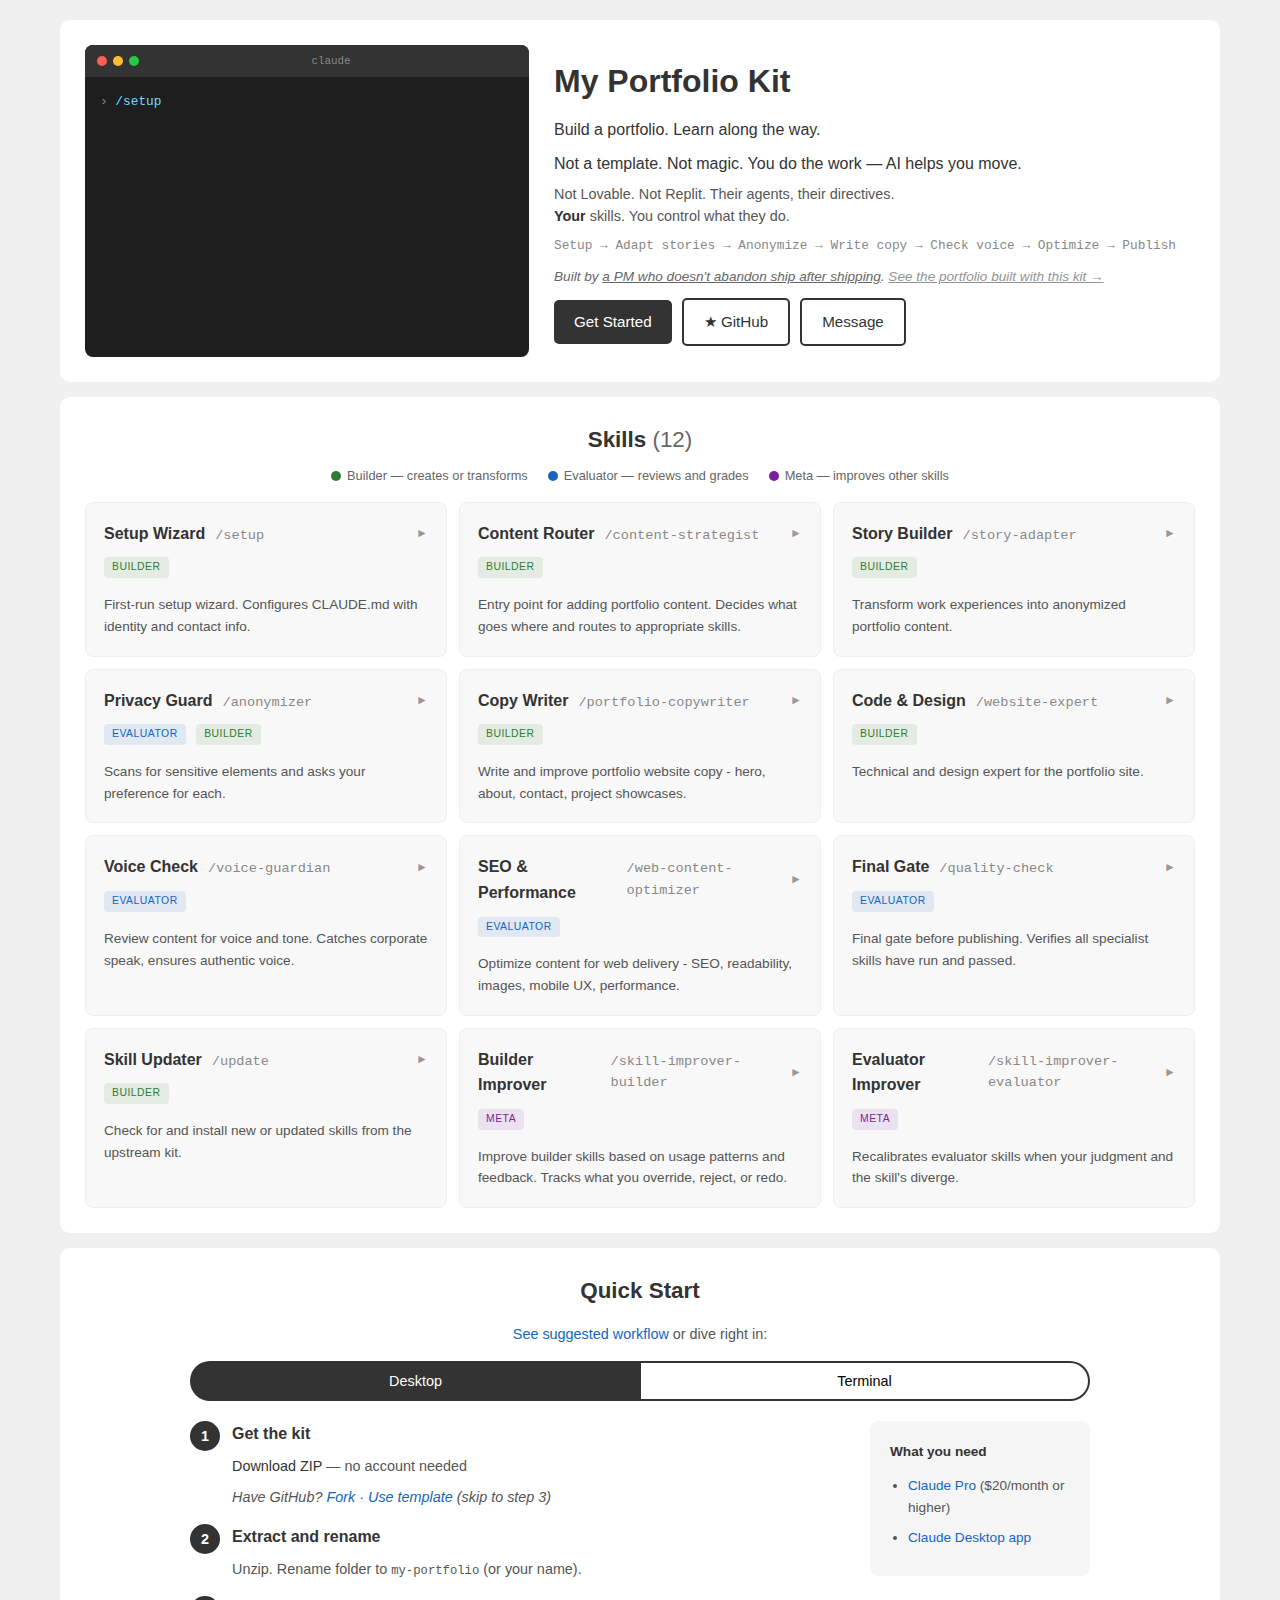
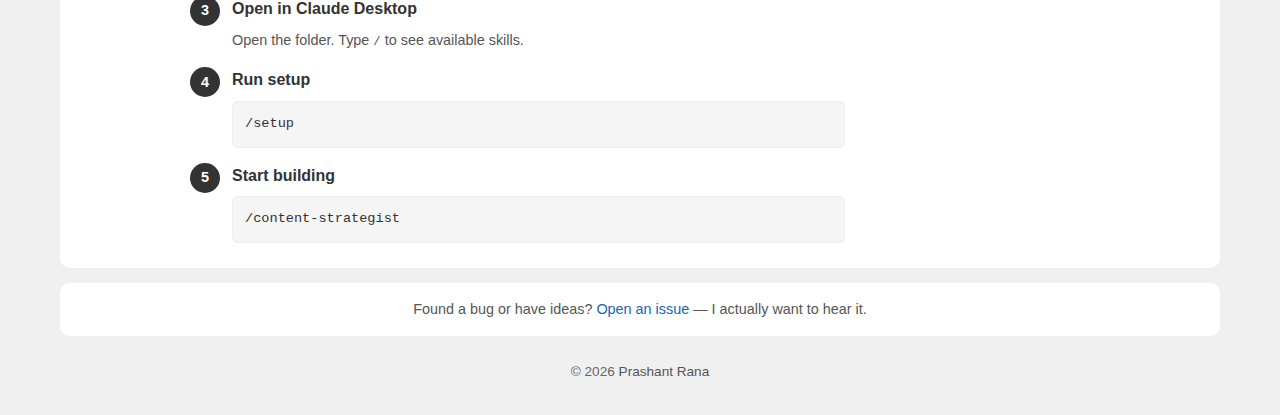
<file: index.html>
<!DOCTYPE html>
<html lang="en">
<head>
    <!-- Google tag (gtag.js) - hostname check blocks spam/ghost traffic -->
    <script>
      var defined_hostnames = ['prpmdev.github.io', 'localhost'];
      if (defined_hostnames.some(function(h) { return location.hostname.indexOf(h) > -1; })) {
        var s = document.createElement('script');
        s.async = true;
        s.src = 'https://www.googletagmanager.com/gtag/js?id=G-VS1PHJX1YL';
        document.head.appendChild(s);
        window.dataLayer = window.dataLayer || [];
        function gtag(){dataLayer.push(arguments);}
        gtag('js', new Date());
        gtag('config', 'G-VS1PHJX1YL');
      }
    </script>
    <meta charset="UTF-8">
    <meta name="viewport" content="width=device-width, initial-scale=1.0">
    <title>My Portfolio Kit - Learn to Build with AI</title>
    <meta name="description" content="Learn to build with AI. Ship a portfolio along the way. Not a template. Not magic. You do the work — AI helps you move.">

    <!-- Open Graph / Social Sharing -->
    <meta property="og:type" content="website">
    <meta property="og:title" content="My Portfolio Kit">
    <meta property="og:description" content="Your story is more than a bullet point. Tell it your way.">
    <meta property="og:url" content="https://prpmdev.github.io/my-portfolio-kit/">
    <meta property="og:image" content="https://prpmdev.github.io/my-portfolio-kit/og-image.png">

    <!-- Twitter Card -->
    <meta name="twitter:card" content="summary_large_image">
    <meta name="twitter:title" content="My Portfolio Kit">
    <meta name="twitter:description" content="Your story is more than a bullet point. Tell it your way.">
    <meta name="twitter:image" content="https://prpmdev.github.io/my-portfolio-kit/og-image.png">

    <link rel="stylesheet" href="landing.css">
    <link rel="icon" href="favicon.svg" type="image/svg+xml">
</head>
<body>
    <main>
        <!-- Hero Section -->
        <section class="hero">
            <!-- Terminal Demo (left side) -->
            <div class="hero-media">
                <div class="terminal-demo">
                    <div class="terminal-header">
                        <span class="terminal-dot red"></span>
                        <span class="terminal-dot yellow"></span>
                        <span class="terminal-dot green"></span>
                        <span class="terminal-title">claude</span>
                    </div>
                    <div class="terminal-body" id="terminal-content">
                        <!-- Populated by JS -->
                    </div>
                </div>
            </div>

            <!-- Content (right side) -->
            <div class="hero-content">
                <h1>My Portfolio Kit</h1>
                <p>Build a portfolio. Learn along the way.</p>
                <p>Not a template. Not magic. You do the work — AI helps you move.</p>

                <p class="hero-pitch">Not Lovable. Not Replit. Their agents, their directives.<br>
                <em>Your</em> skills. You control what they do.</p>

                <p class="hero-flow">Setup → Adapt stories → Anonymize → Write copy → Check voice → Optimize → Publish</p>

                <p class="hero-branding">Built by <a href="https://prpmdev.github.io/prashant-rana/">a PM who doesn't abandon ship after shipping</a>. <a href="https://prpmdev.github.io/prashant-rana/" style="opacity:0.7;">See the portfolio built with this kit →</a></p>

                <div class="cta-buttons">
                    <a href="#quick-start" class="btn btn-primary" onclick="gtag('event', 'click', {event_category: 'CTA', event_label: 'Get Started'})">Get Started</a>
                    <a href="https://github.com/prpmdev/my-portfolio-kit" class="btn btn-secondary" target="_blank" rel="noopener noreferrer" onclick="gtag('event', 'click', {event_category: 'CTA', event_label: 'Star on GitHub'})">★ GitHub</a>
                    <a href="https://www.linkedin.com/in/prashant-rana/" class="btn btn-secondary" target="_blank" rel="noopener noreferrer" onclick="gtag('event', 'click', {event_category: 'CTA', event_label: 'LinkedIn'})">Message</a>
                </div>
            </div>
        </section>

        <!-- Skills Catalog -->
        <section id="skills" class="skills">
            <h2>Skills <span id="skill-count"></span></h2>
            <div class="skills-legend">
                <a href="#builder" class="legend-item"><span class="legend-dot builder"></span> Builder — creates or transforms</a>
                <a href="#evaluator" class="legend-item"><span class="legend-dot evaluator"></span> Evaluator — reviews and grades</a>
                <a href="#meta" class="legend-item"><span class="legend-dot meta"></span> Meta — improves other skills</a>
                <a href="#" class="legend-item legend-show-all" style="display:none">Show all</a>
            </div>
            <div id="skills-grid" class="skills-grid">
                <!-- Populated by JavaScript -->
            </div>
        </section>

        <!-- Quick Start -->
        <section id="quick-start" class="quick-start">
            <h2>Quick Start</h2>
            <p class="quick-start-intro"><a href="#" class="workflow-link" onclick="showWorkflow(); return false;">See suggested workflow</a> or dive right in:</p>

            <!-- Setup Tabs - Full Width -->
            <div class="setup-tabs">
                <button class="setup-tab active" onclick="switchSetupTab('desktop', this)">Desktop</button>
                <button class="setup-tab" onclick="switchSetupTab('terminal', this)">Terminal</button>
            </div>

            <!-- Two Column Layout: Steps + Prerequisites -->
            <div class="quick-start-layout">
                <!-- Steps (left side) -->
                <div class="quick-start-steps">
                    <!-- Desktop Steps (default) -->
                    <div id="setup-desktop" class="setup-content active">
                        <div class="steps">
                            <div class="step">
                                <span class="step-number">1</span>
                                <div class="step-content">
                                    <h3>Get the kit</h3>
                                    <p><a href="https://github.com/prpmdev/my-portfolio-kit/archive/refs/heads/main.zip" target="_blank" rel="noopener noreferrer">Download ZIP</a> — no account needed</p>
                                    <p class="step-alt">Have GitHub? <a href="https://github.com/prpmdev/my-portfolio-kit/fork" target="_blank" rel="noopener noreferrer">Fork</a> · <a href="https://github.com/prpmdev/my-portfolio-kit/generate" target="_blank" rel="noopener noreferrer">Use template</a> (skip to step 3)</p>
                                </div>
                            </div>
                            <div class="step">
                                <span class="step-number">2</span>
                                <div class="step-content">
                                    <h3>Extract and rename</h3>
                                    <p>Unzip. Rename folder to <code>my-portfolio</code> (or your name).</p>
                                </div>
                            </div>
                            <div class="step">
                                <span class="step-number">3</span>
                                <div class="step-content">
                                    <h3>Open in Claude Desktop</h3>
                                    <p>Open the folder. Type <code>/</code> to see available skills.</p>
                                </div>
                            </div>
                            <div class="step">
                                <span class="step-number">4</span>
                                <div class="step-content">
                                    <h3>Run setup</h3>
                                    <pre><code>/setup</code></pre>
                                </div>
                            </div>
                            <div class="step">
                                <span class="step-number">5</span>
                                <div class="step-content">
                                    <h3>Start building</h3>
                                    <pre><code>/content-strategist</code></pre>
                                </div>
                            </div>
                        </div>
                    </div>

                    <!-- Terminal Steps -->
                    <div id="setup-terminal" class="setup-content">
                        <div class="steps">
                            <div class="step">
                                <span class="step-number">1</span>
                                <div class="step-content">
                                    <h3>Get the kit</h3>
                                    <pre><code>git clone https://github.com/prpmdev/my-portfolio-kit.git my-portfolio
cd my-portfolio</code></pre>
                                    <p class="step-alt">Or: <a href="https://github.com/prpmdev/my-portfolio-kit/fork" target="_blank" rel="noopener noreferrer">Fork</a> · <a href="https://github.com/prpmdev/my-portfolio-kit/generate" target="_blank" rel="noopener noreferrer">Use template</a> — then clone your copy</p>
                                </div>
                            </div>
                            <div class="step">
                                <span class="step-number">2</span>
                                <div class="step-content">
                                    <h3>Run setup</h3>
                                    <pre><code>claude
/setup</code></pre>
                                </div>
                            </div>
                            <div class="step">
                                <span class="step-number">3</span>
                                <div class="step-content">
                                    <h3>Start building</h3>
                                    <pre><code>/content-strategist</code></pre>
                                </div>
                            </div>
                        </div>
                    </div>
                </div>

                <!-- Prerequisites (right side) -->
                <aside class="prerequisites">
                    <p><strong>What you need</strong></p>
                    <ul>
                        <li><a href="https://claude.ai/pricing" target="_blank" rel="noopener noreferrer">Claude Pro</a> ($20/month or higher)</li>
                        <li id="prereq-install"><a href="https://claude.ai/download" target="_blank" rel="noopener noreferrer">Claude Desktop app</a></li>
                    </ul>
                </aside>
            </div>
        </section>

        <!-- Feedback Section -->
        <section id="feedback" class="feedback-section">
            <p>Found a bug or have ideas? <a href="https://github.com/prpmdev/my-portfolio-kit/issues" target="_blank" rel="noopener noreferrer" onclick="gtag('event', 'click', {event_category: 'Feedback', event_label: 'GitHub Issues'})">Open an issue</a> — I actually want to hear it.</p>
        </section>

        <!-- Footer -->
        <footer>
            <p class="footer-copyright">&copy; <span id="year"></span> <a href="https://prpmdev.github.io/prashant-rana/">Prashant Rana</a></p>
        </footer>
    </main>

    <script src="landing.js"></script>

    <!-- Workflow Modal -->
    <div id="workflow-modal" class="modal" onclick="closeWorkflow(event)">
        <div class="modal-content" onclick="event.stopPropagation()">
            <button class="modal-close" onclick="closeWorkflow()">&times;</button>
            <h3>Suggested Workflow</h3>
            <p class="modal-subtitle">First portfolio? Follow this path.</p>
            <div class="workflow-diagram">
                <div class="workflow-step">
                    <div class="workflow-box builder">/setup</div>
                    <span class="workflow-label">one-time setup</span>
                    <span class="workflow-arrow">↓</span>
                </div>
                <div class="workflow-loop">
                    <div class="loop-bracket"></div>
                    <div class="loop-content">
                        <div class="workflow-step">
                            <div class="workflow-box builder">/content-strategist</div>
                            <span class="workflow-arrow">↓</span>
                        </div>
                        <div class="workflow-step">
                            <div class="workflow-box builder">/story-adapter</div>
                            <span class="workflow-arrow">↓</span>
                        </div>
                        <div class="workflow-step">
                            <div class="workflow-box both">/anonymizer</div>
                            <span class="workflow-label">if needed</span>
                            <span class="workflow-arrow">↓</span>
                        </div>
                        <div class="workflow-step">
                            <div class="workflow-box builder">/portfolio-copywriter</div>
                            <span class="workflow-arrow">↓</span>
                        </div>
                        <div class="workflow-step">
                            <div class="workflow-box builder">/website-expert</div>
                            <span class="workflow-arrow">↓</span>
                        </div>
                        <div class="workflow-step">
                            <div class="workflow-box evaluator">/voice-guardian</div>
                            <span class="workflow-arrow">↓</span>
                        </div>
                        <div class="workflow-step">
                            <div class="workflow-box evaluator">/web-content-optimizer</div>
                            <span class="workflow-arrow">↓</span>
                        </div>
                        <div class="workflow-step">
                            <div class="workflow-box evaluator">/quality-check</div>
                            <span class="workflow-label">publish</span>
                        </div>
                    </div>
                    <span class="loop-label">repeat for<br>new content</span>
                </div>
            </div>
        </div>
    </div>
</body>
</html>
</file>
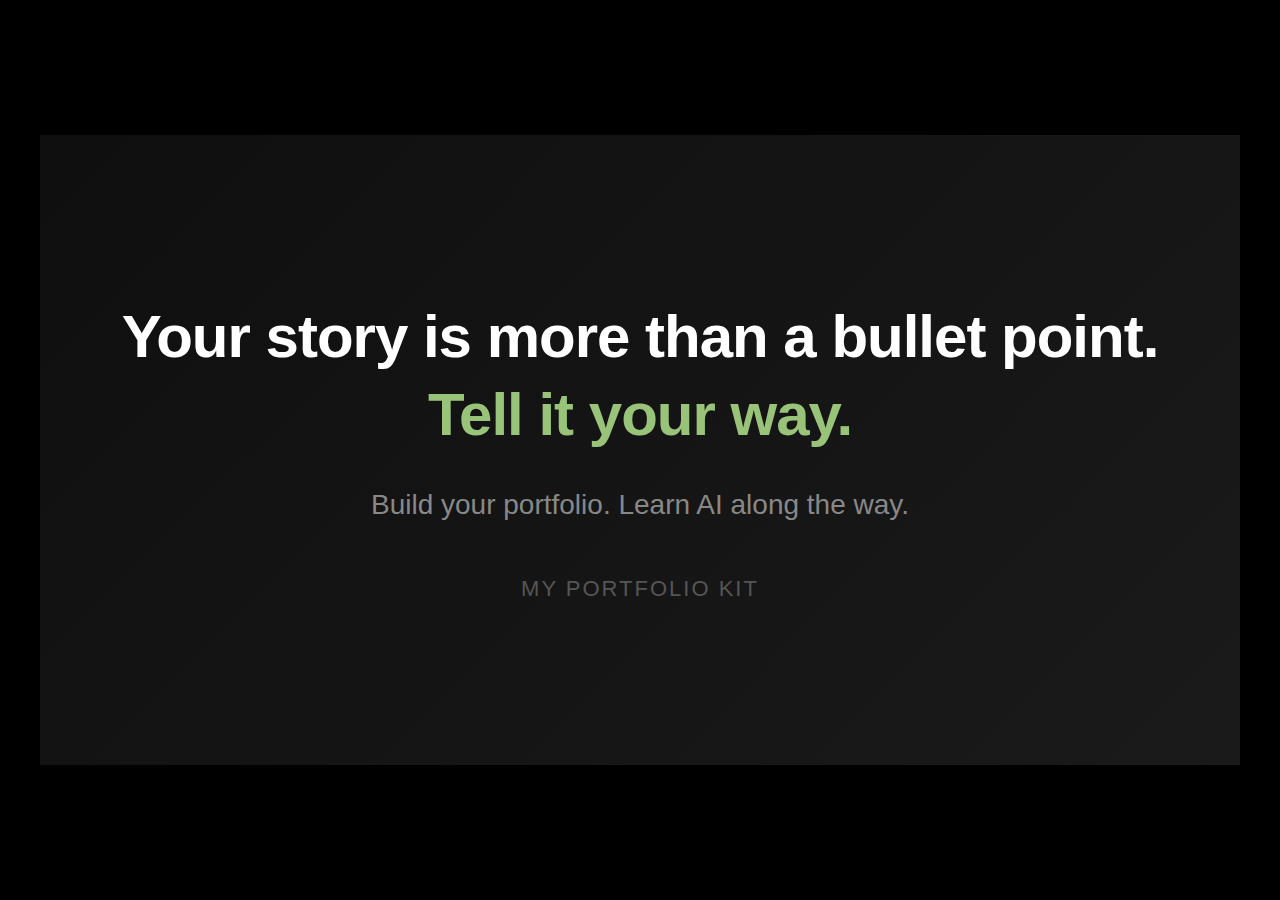
<file: og-card.html>
<!DOCTYPE html>
<html>
<head>
    <meta charset="UTF-8">
    <style>
        * { margin: 0; padding: 0; box-sizing: border-box; }
        html {
            width: 100%;
            height: 100%;
            display: flex;
            align-items: center;
            justify-content: center;
            background: #000;
        }
        body {
            width: 1200px;
            height: 630px;
            background: linear-gradient(135deg, #0f0f0f 0%, #1a1a1a 100%);
            font-family: -apple-system, BlinkMacSystemFont, 'Segoe UI', Arial, sans-serif;
            display: flex;
            flex-direction: column;
            align-items: center;
            justify-content: center;
            text-align: center;
            flex-shrink: 0;
        }

        .headline {
            font-size: 60px;
            color: #fff;
            margin-bottom: 30px;
            font-weight: 700;
            letter-spacing: -1px;
            line-height: 1.3;
        }

        .headline em {
            color: #98c379;
            font-style: normal;
        }

        .subtext {
            font-size: 28px;
            color: #888;
            max-width: 800px;
            line-height: 1.5;
            margin-bottom: 50px;
        }

        .brand {
            font-size: 22px;
            color: #555;
            letter-spacing: 2px;
            text-transform: uppercase;
        }
    </style>
</head>
<body>
    <p class="headline">Your story is more than a bullet point.<br><em>Tell it your way.</em></p>
    <p class="subtext">Build your portfolio. Learn AI along the way.</p>
    <p class="brand">My Portfolio Kit</p>
</body>
</html>
</file>
<file: landing.css>
/* Base Styles - Matching Portfolio */
* {
    box-sizing: border-box;
}

body {
    font-family: Arial, sans-serif;
    font-size: 1em;
    line-height: 1.6;
    margin: 0;
    padding: 0;
    color: #333;
    background-color: #f0f0f0;
}

main {
    max-width: 1200px;
    margin: 0 auto;
    padding: 20px;
}

h1, h2, h3 {
    margin-top: 0;
}

a {
    color: #333;
    text-decoration: none;
}

a:hover {
    text-decoration: underline;
}

/* Hero Section */
.hero {
    background-color: #fff;
    padding: 25px;
    border-radius: 10px;
    margin-bottom: 15px;
    display: flex;
    align-items: center;
    gap: 25px;
}

.hero-media {
    flex-shrink: 0;
    width: 40%;
    min-width: 280px;
    max-width: 450px;
}

.hero-content {
    flex-grow: 1;
}

.hero h1 {
    font-size: 2em;
    margin-top: 0;
    margin-bottom: 10px;
}

.hero-content > p {
    margin: 0 0 8px 0;
}

.hero-pitch {
    font-size: 0.9em;
    color: #555;
    margin: 10px 0 8px 0;
    line-height: 1.5;
}

.hero-pitch em {
    font-style: normal;
    font-weight: 600;
    color: #333;
}

.hero-flow {
    font-size: 0.8em;
    color: #888;
    font-family: 'Consolas', 'Monaco', monospace;
    margin: 0 0 10px 0;
}

.hero .hero-branding {
    font-size: 0.85em;
    color: #666;
    font-style: italic;
    margin: 10px 0;
}

.hero .hero-branding a {
    color: #666;
    text-decoration: underline;
}

.hero .hero-branding a:hover {
    color: #333;
}

.cta-buttons {
    display: flex;
    align-items: center;
    gap: 10px;
    flex-wrap: wrap;
    margin: 10px 0 0 0;
}

.btn {
    display: inline-block;
    padding: 10px 20px;
    border-radius: 5px;
    font-size: 0.95em;
    font-weight: 500;
    text-decoration: none;
    transition: all 0.2s ease;
}

.btn-primary {
    background-color: #333;
    color: #fff;
}

.btn-primary:hover {
    background-color: #555;
    text-decoration: none;
}

.btn-secondary {
    background-color: transparent;
    color: #333;
    border: 2px solid #333;
}

.btn-secondary:hover {
    background-color: #333;
    color: #fff;
    text-decoration: none;
}

/* Terminal Demo */
.terminal-demo {
    background-color: #1e1e1e;
    border-radius: 8px;
    overflow: hidden;
    font-family: 'Consolas', 'Monaco', monospace;
    font-size: 0.8em;
    line-height: 1.5;
}

.terminal-header {
    background-color: #333;
    padding: 8px 12px;
    display: flex;
    align-items: center;
    gap: 6px;
}

.terminal-dot {
    width: 10px;
    height: 10px;
    border-radius: 50%;
}

.terminal-dot.red { background-color: #ff5f56; }
.terminal-dot.yellow { background-color: #ffbd2e; }
.terminal-dot.green { background-color: #27ca40; }

.terminal-title {
    color: #888;
    font-size: 0.85em;
    margin-left: auto;
    margin-right: auto;
}

.terminal-body {
    padding: 15px;
    height: 280px;
    max-height: 280px;
    overflow-y: auto;
    scroll-behavior: smooth;
    transition: opacity 0.5s ease;
}

.terminal-body.resetting {
    opacity: 0;
}

.terminal-body::-webkit-scrollbar {
    width: 6px;
}

.terminal-body::-webkit-scrollbar-track {
    background: transparent;
}

.terminal-body::-webkit-scrollbar-thumb {
    background: #444;
    border-radius: 3px;
}

.terminal-line {
    margin-bottom: 6px;
    opacity: 0;
    transform: translateY(5px);
    transition: opacity 0.3s ease, transform 0.3s ease;
}

.terminal-line.visible {
    opacity: 1;
    transform: translateY(0);
}

.terminal-line.spacer {
    height: 12px;
}

.terminal-line.user {
    color: #98c379;
}

.terminal-line.user::before {
    content: "› ";
    color: #888;
}

.terminal-line.system {
    color: #888;
    font-style: italic;
}

.terminal-line.response {
    color: #ccc;
    padding-left: 8px;
}

.terminal-line .skill {
    color: #6bdfff;
}

.terminal-line .success {
    color: #98c379;
}

/* Skills Section */
.skills {
    background-color: #fff;
    padding: 25px;
    border-radius: 10px;
    margin-bottom: 15px;
}

.skills h2 {
    text-align: center;
    font-size: 1.4em;
    margin-bottom: 8px;
}

#skill-count {
    font-weight: normal;
    color: #666;
}

.skills-legend {
    display: flex;
    justify-content: center;
    gap: 20px;
    margin-bottom: 15px;
    flex-wrap: wrap;
}

.legend-item {
    display: flex;
    align-items: center;
    gap: 6px;
    font-size: 0.8em;
    color: #666;
}

.legend-dot {
    width: 10px;
    height: 10px;
    border-radius: 50%;
}

.legend-dot.builder {
    background-color: #2e7d32;
}

.legend-dot.evaluator {
    background-color: #1565c0;
}

.legend-dot.meta {
    background-color: #7b1fa2;
}

.skills-grid {
    display: grid;
    grid-template-columns: repeat(auto-fit, minmax(300px, 1fr));
    gap: 12px;
}

.skill-card {
    background-color: #f8f8f8;
    padding: 18px;
    border-radius: 8px;
    cursor: pointer;
    transition: background-color 0.2s ease;
    border: 1px solid #eee;
}

.skill-card:hover {
    background-color: #f0f0f0;
}

.skill-card-header {
    display: flex;
    justify-content: space-between;
    align-items: center;
    margin-bottom: 6px;
}

.skill-title-row {
    display: flex;
    align-items: baseline;
    gap: 10px;
}

.skill-display-name {
    font-size: 1em;
    font-weight: bold;
    color: #333;
}

.skill-slash-name {
    font-size: 0.85em;
    font-family: 'Consolas', 'Monaco', monospace;
    color: #888;
}

.skill-type-row {
    margin-bottom: 8px;
}

.skill-card .expand-icon {
    font-size: 0.75em;
    color: #999;
    transition: transform 0.2s ease;
}

.skill-card.expanded .expand-icon {
    transform: rotate(90deg);
}

.skill-card .skill-type {
    font-size: 0.65em;
    text-transform: uppercase;
    letter-spacing: 0.5px;
    margin-bottom: 8px;
    margin-right: 6px;
    display: inline-block;
    padding: 2px 8px;
    border-radius: 4px;
}

.skill-card .skill-type.builder {
    color: #2e7d32;
    background-color: rgba(46, 125, 50, 0.1);
}
.skill-card .skill-type.evaluator {
    color: #1565c0;
    background-color: rgba(21, 101, 192, 0.1);
}
.skill-card .skill-type.meta {
    color: #7b1fa2;
    background-color: rgba(123, 31, 162, 0.1);
}

.skill-card .skill-summary {
    font-size: 0.85em;
    color: #555;
    margin: 0;
}

.skill-card .skill-details {
    display: none;
    margin-top: 15px;
    padding-top: 15px;
    border-top: 1px solid #e0e0e0;
}

.skill-card.expanded .skill-details {
    display: block;
}

.skill-card .skill-details h4 {
    font-size: 0.75em;
    color: #333;
    margin: 0 0 6px 0;
    text-transform: uppercase;
    letter-spacing: 0.5px;
}

.skill-card .skill-details p {
    font-size: 0.85em;
    color: #555;
    margin: 0 0 12px 0;
}

.skill-card .skill-details ul {
    margin: 0 0 12px 0;
    padding-left: 18px;
    font-size: 0.85em;
    color: #555;
}

.skill-card .skill-details li {
    margin-bottom: 4px;
}

/* Quick Start Section */
.quick-start {
    background-color: #fff;
    padding: 25px;
    border-radius: 10px;
    margin-bottom: 15px;
}

.quick-start h2 {
    text-align: center;
    font-size: 1.4em;
    margin-bottom: 10px;
}

.quick-start-intro {
    text-align: center;
    font-size: 0.9em;
    color: #555;
    margin-bottom: 15px;
}

.workflow-link {
    color: #1565c0;
    text-decoration: none;
}

.workflow-link:hover {
    text-decoration: underline;
}

/* Prerequisites - Gray Box */
.prerequisites {
    width: 220px;
    flex-shrink: 0;
    background-color: #f5f5f5;
    border-radius: 8px;
    padding: 20px;
    font-size: 0.85em;
    color: #555;
    align-self: flex-start;
}

.prerequisites p {
    margin: 0 0 12px 0;
    color: #333;
}

.prerequisites ul {
    margin: 0;
    padding-left: 18px;
}

.prerequisites li {
    margin-bottom: 8px;
}

.prerequisites a {
    color: #1565c0;
}

/* Setup Tabs - Full Width */
.setup-tabs {
    display: flex;
    max-width: 900px;
    margin: 0 auto 20px auto;
}

.setup-tab {
    flex: 1;
    padding: 10px 24px;
    border: 2px solid #333;
    background: transparent;
    font-size: 0.9em;
    cursor: pointer;
    transition: all 0.2s ease;
}

.setup-tab:first-child {
    border-radius: 25px 0 0 25px;
    border-right: 1px solid #333;
}

.setup-tab:last-child {
    border-radius: 0 25px 25px 0;
    border-left: 1px solid #333;
}

.setup-tab:hover {
    background: #f0f0f0;
}

.setup-tab.active {
    background-color: #333;
    color: #fff;
}

/* Two Column Layout */
.quick-start-layout {
    display: flex;
    gap: 25px;
    max-width: 900px;
    margin: 0 auto;
}

.quick-start-steps {
    flex: 1;
}

/* Setup Content */
.setup-content {
    display: none;
}

.setup-content.active {
    display: block;
}

.step-alt {
    font-size: 0.8em;
    color: #888;
    font-style: italic;
    margin-top: 6px;
}

.step-alt a {
    color: #1565c0;
}

.steps {
    max-width: 100%;
}

.step {
    display: flex;
    gap: 12px;
    margin-bottom: 15px;
}

.step:last-child {
    margin-bottom: 0;
}

.step-number {
    flex-shrink: 0;
    width: 30px;
    height: 30px;
    background-color: #333;
    color: #fff;
    border-radius: 50%;
    display: flex;
    align-items: center;
    justify-content: center;
    font-weight: bold;
    font-size: 0.9em;
}

.step-content {
    flex-grow: 1;
}

.step-content h3 {
    font-size: 1em;
    margin-bottom: 8px;
}

.step-content pre {
    background-color: #f5f5f5;
    padding: 12px;
    border-radius: 5px;
    overflow-x: auto;
    margin: 0;
    border: 1px solid #eee;
}

.step-content code {
    font-family: 'Consolas', 'Monaco', monospace;
    font-size: 0.85em;
    line-height: 1.5;
}

.step-content p {
    margin: 8px 0 0 0;
    font-size: 0.9em;
    color: #555;
}

/* Feedback Section */
.feedback-section {
    background-color: #fff;
    text-align: center;
    padding: 15px 25px;
    margin-bottom: 15px;
    border-radius: 10px;
}

.feedback-section p {
    color: #555;
    margin: 0;
    font-size: 0.9em;
}

.feedback-section a {
    color: #1565c0;
    font-weight: 500;
}

/* Footer */
footer {
    text-align: center;
    padding: 10px;
}

.footer-copyright {
    font-size: 0.85em;
    color: #666;
    margin: 0;
}

footer a {
    color: #555;
}

/* Workflow Modal */
.modal {
    display: none;
    position: fixed;
    top: 0;
    left: 0;
    width: 100%;
    height: 100%;
    background-color: rgba(0, 0, 0, 0.5);
    z-index: 1000;
    align-items: center;
    justify-content: center;
}

.modal.active {
    display: flex;
}

.modal-content {
    background-color: #fff;
    border-radius: 10px;
    padding: 25px;
    max-width: 360px;
    width: 90%;
    position: relative;
}

.modal-close {
    position: absolute;
    top: 15px;
    right: 15px;
    background: none;
    border: none;
    font-size: 1.5em;
    cursor: pointer;
    color: #888;
    line-height: 1;
}

.modal-close:hover {
    color: #333;
}

.modal-content h3 {
    margin: 0 0 5px 0;
    font-size: 1.2em;
}

.modal-subtitle {
    color: #666;
    font-size: 0.9em;
    margin: 0 0 20px 0;
}

.workflow-diagram {
    display: flex;
    flex-direction: column;
    align-items: center;
    gap: 2px;
}

.workflow-step {
    display: flex;
    flex-direction: column;
    align-items: center;
    gap: 2px;
}

.workflow-box {
    font-family: 'Consolas', 'Monaco', monospace;
    font-size: 0.75em;
    padding: 5px 12px;
    border-radius: 4px;
    min-width: 160px;
    text-align: center;
}

.workflow-box.builder {
    background-color: rgba(46, 125, 50, 0.1);
    color: #2e7d32;
    border: 1px solid rgba(46, 125, 50, 0.3);
}

.workflow-box.evaluator {
    background-color: rgba(21, 101, 192, 0.1);
    color: #1565c0;
    border: 1px solid rgba(21, 101, 192, 0.3);
}

.workflow-box.both {
    background: linear-gradient(135deg, rgba(21, 101, 192, 0.1) 50%, rgba(46, 125, 50, 0.1) 50%);
    color: #555;
    border: 1px solid #ccc;
}

.workflow-arrow {
    color: #bbb;
    font-size: 0.75em;
    line-height: 1;
}

.workflow-label {
    font-size: 0.65em;
    color: #888;
    font-style: italic;
}

.workflow-loop {
    display: flex;
    align-items: stretch;
    gap: 8px;
}

.loop-bracket {
    width: 12px;
    border: 2px solid #1565c0;
    border-right: none;
    border-radius: 8px 0 0 8px;
    position: relative;
}

.loop-bracket::before {
    content: "↑";
    position: absolute;
    top: -8px;
    left: -2px;
    color: #1565c0;
    font-size: 0.8em;
}

.loop-content {
    display: flex;
    flex-direction: column;
    align-items: center;
    gap: 2px;
}

.loop-label {
    font-size: 0.6em;
    color: #1565c0;
    writing-mode: vertical-rl;
    text-orientation: mixed;
    transform: rotate(180deg);
    padding: 4px;
}

/* Responsive */
@media (max-width: 768px) {
    .hero {
        flex-direction: column;
        text-align: center;
        padding: 25px 20px;
    }

    .hero-media {
        width: 250px;
        margin-bottom: 10px;
    }

    .hero h1 {
        font-size: 1.8em;
    }

    .cta-buttons {
        justify-content: center;
    }

    .skills, .quick-start, .feedback-section {
        padding: 25px 20px;
    }

    .skills-grid {
        grid-template-columns: 1fr;
    }

    .quick-start-layout {
        flex-direction: column;
    }

    .prerequisites {
        width: 100%;
        order: -1;
        margin-bottom: 20px;
    }

    .setup-tabs {
        max-width: 100%;
    }
}

@media (max-width: 600px) {
    main {
        padding: 15px;
    }

    .hero-media {
        width: 200px;
    }

    .hero h1 {
        font-size: 1.6em;
    }

    .cta-buttons {
        flex-direction: column;
        align-items: center;
    }

    .btn {
        width: 100%;
        max-width: 250px;
        text-align: center;
    }

    .step {
        flex-direction: column;
        gap: 8px;
    }
}

@media (max-width: 480px) {
    .hero-media {
        width: 100%;
        min-width: unset;
    }

    .terminal-demo {
        font-size: 0.7em;
    }

    .terminal-body {
        min-height: 150px;
        padding: 12px;
    }

    .setup-tab {
        padding: 8px 12px;
        font-size: 0.85em;
    }
}
</file>
